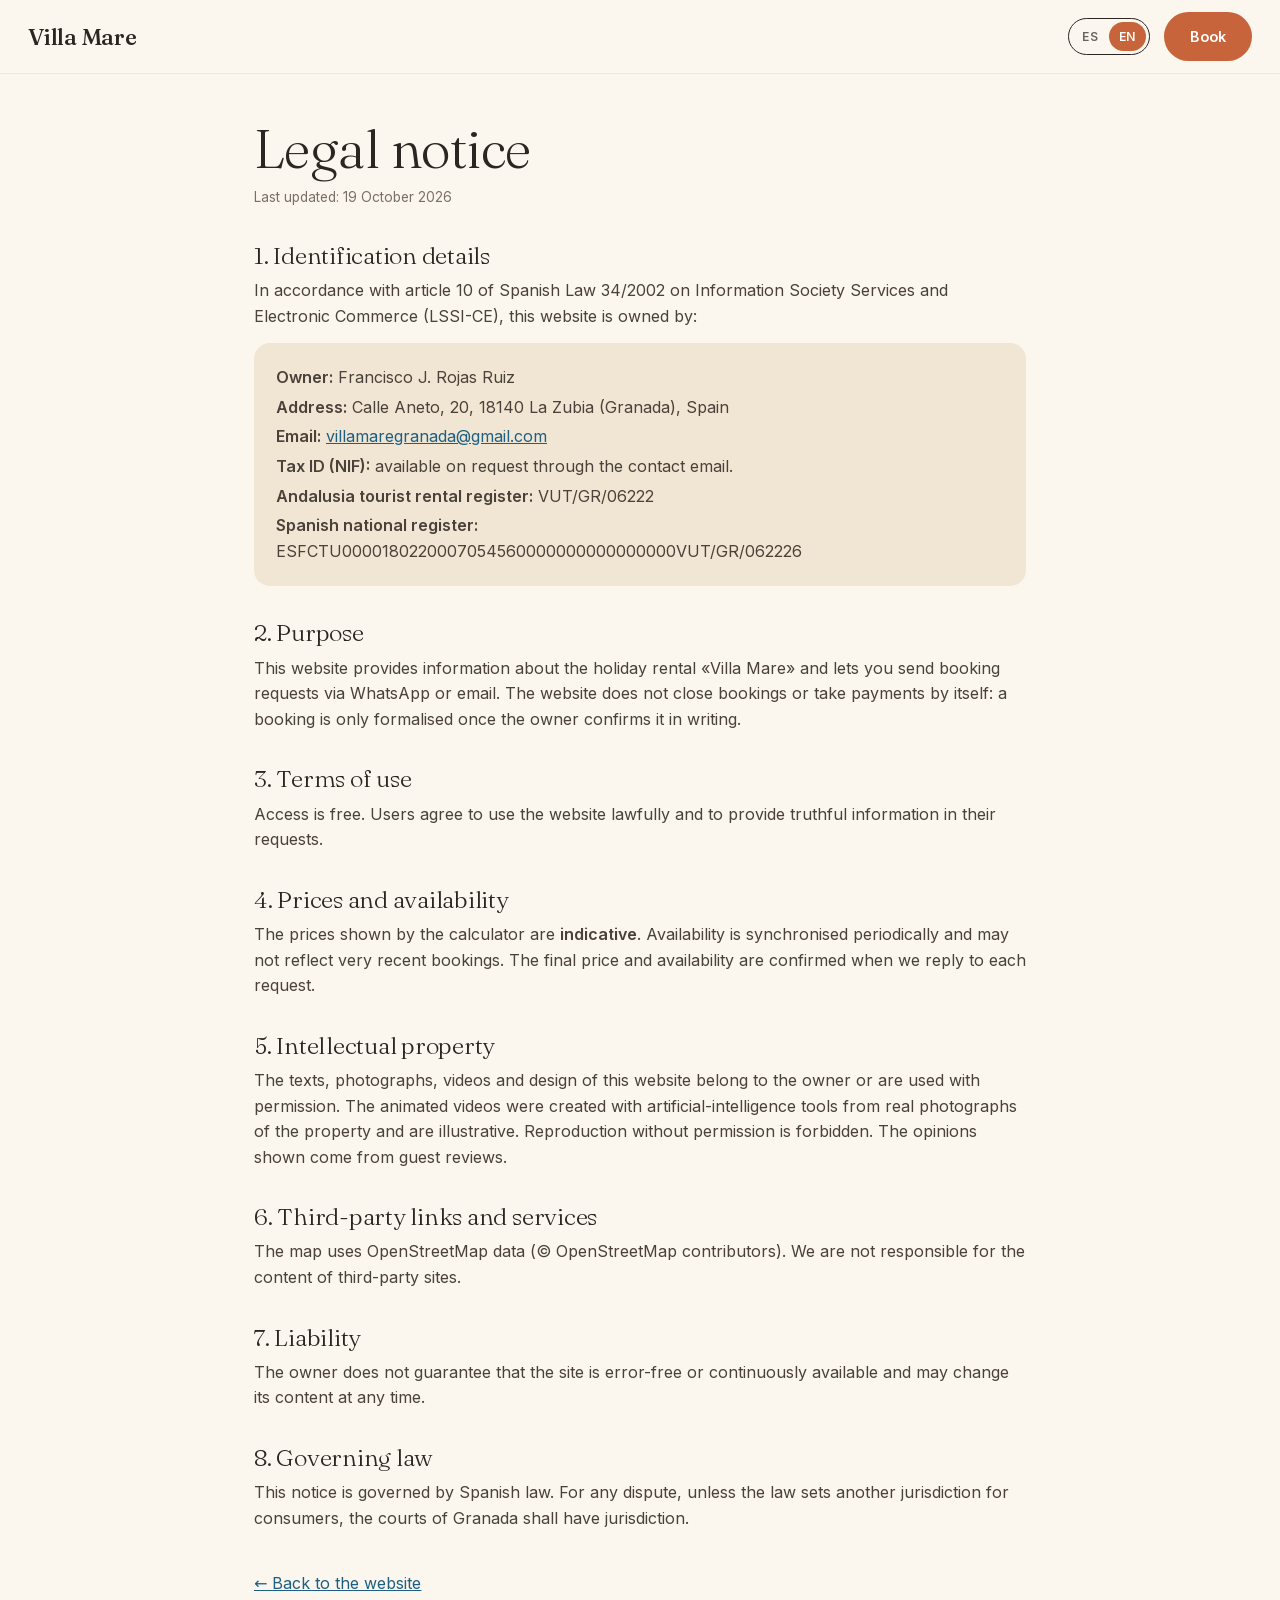
<file: site/aviso-legal.html>
<!doctype html>
<html lang="es">
<head>
<meta charset="utf-8">
<meta name="viewport" content="width=device-width,initial-scale=1">
<title>Aviso legal / Legal notice · Villa Mare</title>
<meta name="robots" content="noindex, nofollow"> <!-- QUITAR al lanzar la web al público -->
<link rel="stylesheet" href="css/fonts.css">
<link rel="stylesheet" href="css/style.css?v=1792429185">
<style>
.lg{max-width:820px;margin:0 auto;padding:120px 24px 80px}
.lg h1{font-size:clamp(2.2rem,5vw,3.4rem);margin-bottom:10px}
.lg h2{font-size:1.5rem;margin:34px 0 10px}
.lg p,.lg li{color:#4a413a;margin-bottom:10px}
.lg ul{padding-left:22px}
.lg .upd{color:var(--muted);font-size:.85rem;margin-bottom:26px}
.lg .box{background:var(--sand);border-radius:16px;padding:18px 22px;margin:14px 0}
.lg .box p{margin:4px 0}
.lg a{color:var(--sea-d);text-decoration:underline}
.l-en{display:none}html[lang=en] .l-en{display:block}html[lang=en] .l-es{display:none}
</style>
</head>
<body>
<nav class="solid" id="nav"><a class="logo" href="./">Villa Mare</a><div class="navr"><button class="lang" data-lang-btn aria-label="Idioma / Language"><b data-l="es">ES</b><b data-l="en">EN</b></button><a class="btn" href="./#reservar"><span class="l-es" style="display:inline">Reservar</span><span class="l-en" style="display:none">Book</span></a></div></nav>
<main class="lg">

<div class="l-es">
<h1>Aviso legal</h1><p class="upd">Última actualización: 19 de octubre de 2026</p>
<h2>1. Datos identificativos</h2>
<p>En cumplimiento del artículo 10 de la Ley 34/2002, de Servicios de la Sociedad de la Información y de Comercio Electrónico (LSSI-CE), se informa de que este sitio web es titularidad de:</p>
<div class="box"><p><b>Titular:</b> Francisco J. Rojas Ruiz</p><p><b>Domicilio:</b> Calle Aneto, 20, 18140 La Zubia (Granada), España</p><p><b>Correo electrónico:</b> <a data-email href="#"></a></p><p><b>NIF:</b> disponible previa solicitud a través del correo electrónico de contacto.</p><p><b>Registro de viviendas de uso turístico de Andalucía:</b> VUT/GR/06222</p><p><b>Registro nacional:</b> ESFCTU0000180220007054560000000000000000VUT/GR/062226</p></div>
<h2>2. Objeto</h2>
<p>Este sitio web ofrece información sobre la vivienda de uso turístico «Villa Mare» y permite enviar solicitudes de reserva por WhatsApp o correo electrónico. La web no cierra reservas ni cobra pagos por sí misma: una reserva solo queda formalizada cuando el titular la confirma por escrito.</p>
<h2>3. Condiciones de uso</h2>
<p>El acceso es gratuito. El usuario se compromete a hacer un uso lícito de la web y a facilitar datos veraces en sus solicitudes.</p>
<h2>4. Precios y disponibilidad</h2>
<p>Los precios que muestra el calculador son <b>orientativos</b>. La disponibilidad se sincroniza de forma periódica y puede no reflejar reservas recientes. El importe final y la disponibilidad se confirman al responder a cada solicitud.</p>
<h2>5. Propiedad intelectual</h2>
<p>Los textos, fotografías, vídeos y el diseño de esta web pertenecen al titular o se usan con autorización. Los vídeos animados han sido creados con herramientas de inteligencia artificial a partir de fotografías reales de la vivienda y tienen carácter ilustrativo. Queda prohibida su reproducción sin permiso. Las opiniones mostradas proceden de reseñas de huéspedes.</p>
<h2>6. Enlaces y servicios de terceros</h2>
<p>El mapa se muestra con datos de OpenStreetMap (© colaboradores de OpenStreetMap). No nos hacemos responsables del contenido de sitios de terceros.</p>
<h2>7. Responsabilidad</h2>
<p>El titular no garantiza la ausencia de errores ni la disponibilidad continua del sitio y podrá modificar su contenido en cualquier momento.</p>
<h2>8. Legislación aplicable</h2>
<p>Este aviso se rige por la legislación española. Para cualquier controversia, y salvo que la ley establezca otro fuero para los consumidores, serán competentes los juzgados y tribunales de Granada.</p>
</div>
<div class="l-en">
<h1>Legal notice</h1><p class="upd">Last updated: 19 October 2026</p>
<h2>1. Identification details</h2>
<p>In accordance with article 10 of Spanish Law 34/2002 on Information Society Services and Electronic Commerce (LSSI-CE), this website is owned by:</p>
<div class="box"><p><b>Owner:</b> Francisco J. Rojas Ruiz</p><p><b>Address:</b> Calle Aneto, 20, 18140 La Zubia (Granada), Spain</p><p><b>Email:</b> <a data-email href="#"></a></p><p><b>Tax ID (NIF):</b> available on request through the contact email.</p><p><b>Andalusia tourist rental register:</b> VUT/GR/06222</p><p><b>Spanish national register:</b> ESFCTU0000180220007054560000000000000000VUT/GR/062226</p></div>
<h2>2. Purpose</h2>
<p>This website provides information about the holiday rental «Villa Mare» and lets you send booking requests via WhatsApp or email. The website does not close bookings or take payments by itself: a booking is only formalised once the owner confirms it in writing.</p>
<h2>3. Terms of use</h2>
<p>Access is free. Users agree to use the website lawfully and to provide truthful information in their requests.</p>
<h2>4. Prices and availability</h2>
<p>The prices shown by the calculator are <b>indicative</b>. Availability is synchronised periodically and may not reflect very recent bookings. The final price and availability are confirmed when we reply to each request.</p>
<h2>5. Intellectual property</h2>
<p>The texts, photographs, videos and design of this website belong to the owner or are used with permission. The animated videos were created with artificial-intelligence tools from real photographs of the property and are illustrative. Reproduction without permission is forbidden. The opinions shown come from guest reviews.</p>
<h2>6. Third-party links and services</h2>
<p>The map uses OpenStreetMap data (© OpenStreetMap contributors). We are not responsible for the content of third-party sites.</p>
<h2>7. Liability</h2>
<p>The owner does not guarantee that the site is error-free or continuously available and may change its content at any time.</p>
<h2>8. Governing law</h2>
<p>This notice is governed by Spanish law. For any dispute, unless the law sets another jurisdiction for consumers, the courts of Granada shall have jurisdiction.</p>
</div>

<p style="margin-top:40px"><a href="./"><span class="l-es" style="display:inline">← Volver a la web</span><span class="l-en" style="display:none">← Back to the website</span></a></p>
</main>
<script src="js/config.js?v=1792598165"></script>
<script>
(function(){
  var q=new URLSearchParams(location.search).get('lang'),l=null;
  try{l=q||localStorage.getItem('lang')}catch(e){}
  if(!l)l=(navigator.language||'es').toLowerCase().indexOf('es')===0?'es':'en';
  function set(x){document.documentElement.lang=x;try{localStorage.setItem('lang',x)}catch(e){}
    document.querySelectorAll('span.l-en').forEach(function(e){e.style.display=x==='en'?'inline':'none'});
    document.querySelectorAll('span.l-es').forEach(function(e){e.style.display=x==='es'?'inline':'none'})}
  set(l==='en'?'en':'es');
  document.querySelectorAll('[data-lang-btn]').forEach(function(b){b.addEventListener('click',function(){set(document.documentElement.lang==='en'?'es':'en')})});
  var m=(window.VILLA&&VILLA.contact&&VILLA.contact.email)||'';
  document.querySelectorAll('[data-email]').forEach(function(e){e.textContent=m;e.href='mailto:'+m});
})();
</script>
</body>
</html>
</file>
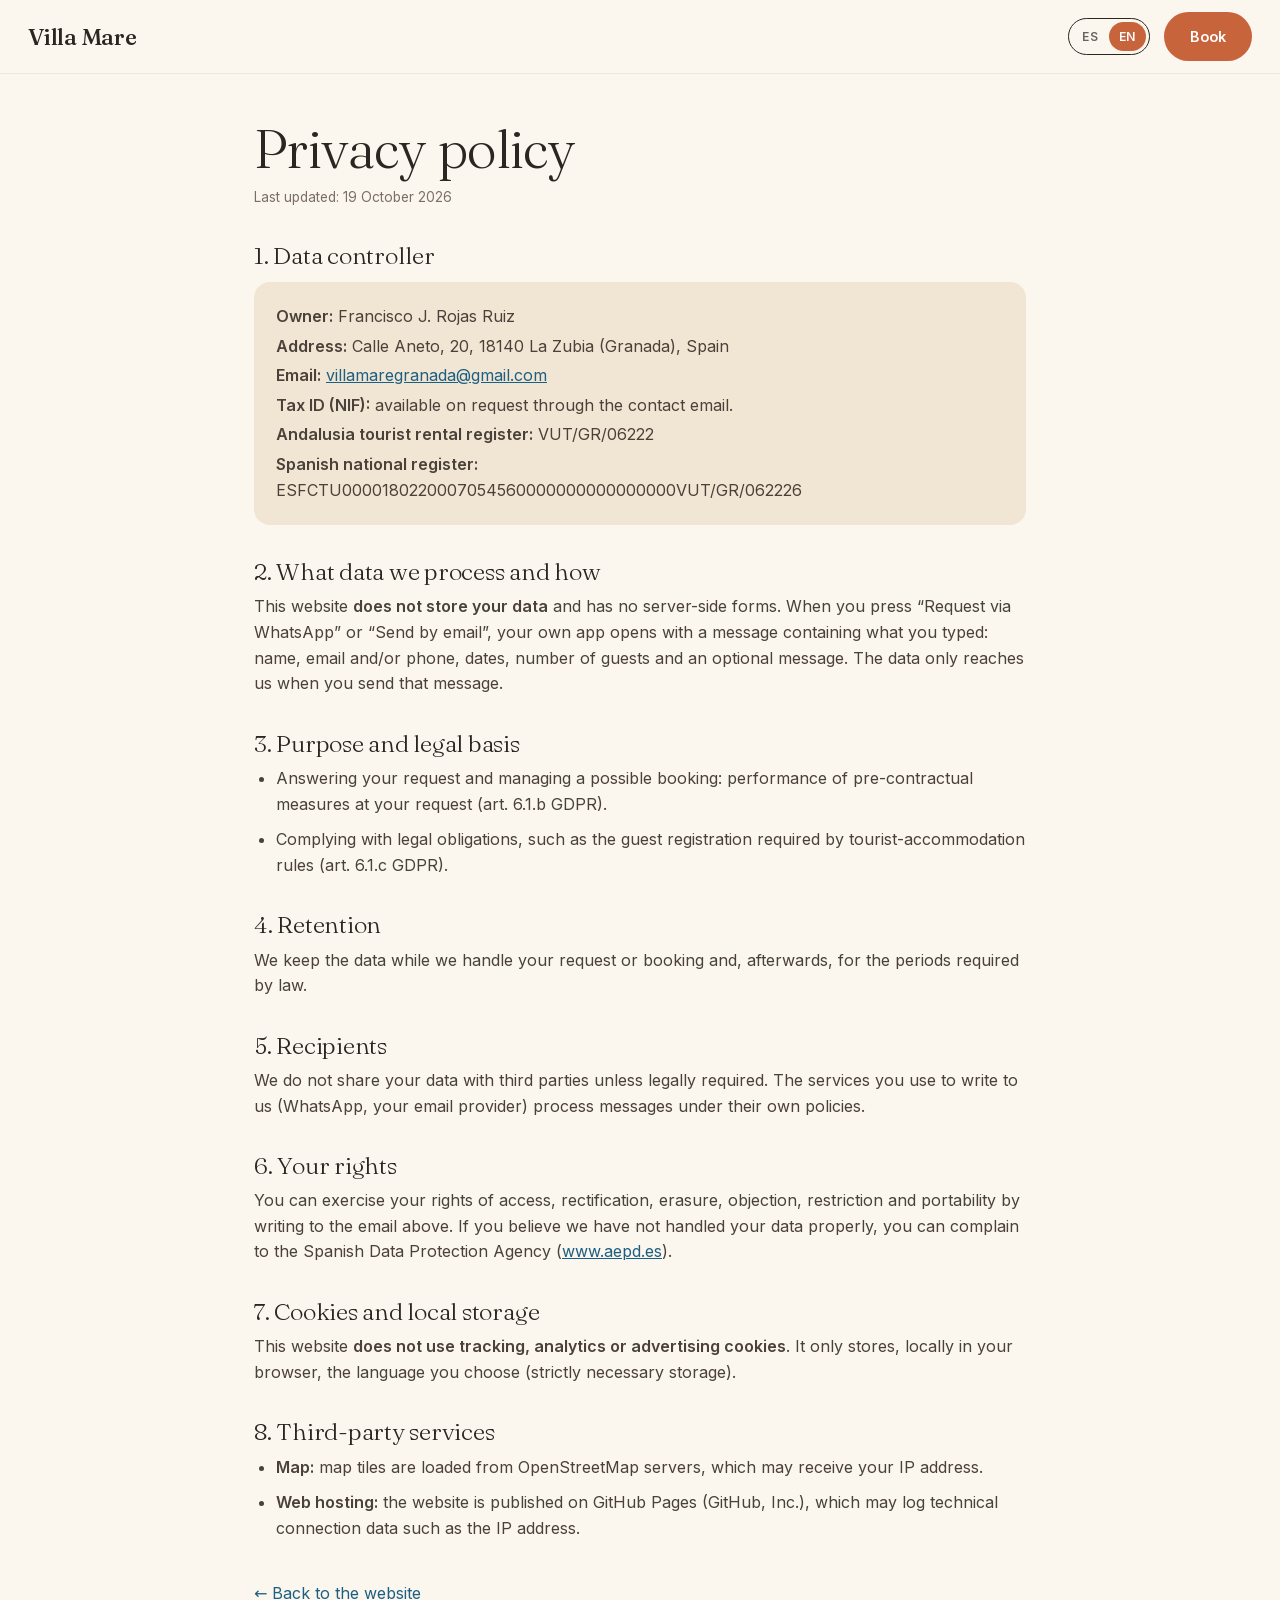
<file: site/privacidad.html>
<!doctype html>
<html lang="es">
<head>
<meta charset="utf-8">
<meta name="viewport" content="width=device-width,initial-scale=1">
<title>Política de privacidad / Privacy policy · Villa Mare</title>
<meta name="robots" content="noindex, nofollow"> <!-- QUITAR al lanzar la web al público -->
<link rel="stylesheet" href="css/fonts.css">
<link rel="stylesheet" href="css/style.css?v=1792429185">
<style>
.lg{max-width:820px;margin:0 auto;padding:120px 24px 80px}
.lg h1{font-size:clamp(2.2rem,5vw,3.4rem);margin-bottom:10px}
.lg h2{font-size:1.5rem;margin:34px 0 10px}
.lg p,.lg li{color:#4a413a;margin-bottom:10px}
.lg ul{padding-left:22px}
.lg .upd{color:var(--muted);font-size:.85rem;margin-bottom:26px}
.lg .box{background:var(--sand);border-radius:16px;padding:18px 22px;margin:14px 0}
.lg .box p{margin:4px 0}
.lg a{color:var(--sea-d);text-decoration:underline}
.l-en{display:none}html[lang=en] .l-en{display:block}html[lang=en] .l-es{display:none}
</style>
</head>
<body>
<nav class="solid" id="nav"><a class="logo" href="./">Villa Mare</a><div class="navr"><button class="lang" data-lang-btn aria-label="Idioma / Language"><b data-l="es">ES</b><b data-l="en">EN</b></button><a class="btn" href="./#reservar"><span class="l-es" style="display:inline">Reservar</span><span class="l-en" style="display:none">Book</span></a></div></nav>
<main class="lg">

<div class="l-es">
<h1>Política de privacidad</h1><p class="upd">Última actualización: 19 de octubre de 2026</p>
<h2>1. Responsable del tratamiento</h2>
<div class="box"><p><b>Titular:</b> Francisco J. Rojas Ruiz</p><p><b>Domicilio:</b> Calle Aneto, 20, 18140 La Zubia (Granada), España</p><p><b>Correo electrónico:</b> <a data-email href="#"></a></p><p><b>NIF:</b> disponible previa solicitud a través del correo electrónico de contacto.</p><p><b>Registro de viviendas de uso turístico de Andalucía:</b> VUT/GR/06222</p><p><b>Registro nacional:</b> ESFCTU0000180220007054560000000000000000VUT/GR/062226</p></div>
<h2>2. Qué datos tratamos y cómo</h2>
<p>Esta web <b>no almacena tus datos</b> ni usa formularios con servidor. Cuando pulsas «Solicitar por WhatsApp» o «Enviar por email», se abre tu aplicación con un mensaje con los datos que has escrito: nombre, email y/o teléfono, fechas, número de huéspedes y mensaje opcional. Los datos solo llegan a nosotros cuando tú envías ese mensaje.</p>
<h2>3. Finalidad y base jurídica</h2>
<ul><li>Responder a tu solicitud y gestionar la posible reserva: ejecución de medidas precontractuales a petición tuya (art. 6.1.b RGPD).</li>
<li>Cumplir obligaciones legales, como el registro de viajeros exigido por la normativa de alojamientos turísticos (art. 6.1.c RGPD).</li></ul>
<h2>4. Conservación</h2>
<p>Conservaremos los datos mientras gestionemos tu solicitud o reserva y, después, durante los plazos exigidos por la ley.</p>
<h2>5. Destinatarios</h2>
<p>No cedemos tus datos a terceros salvo obligación legal. Los servicios que uses para escribirnos (WhatsApp, tu proveedor de correo) tratan los mensajes según sus propias políticas.</p>
<h2>6. Tus derechos</h2>
<p>Puedes ejercer tus derechos de acceso, rectificación, supresión, oposición, limitación y portabilidad escribiendo al correo indicado arriba. Si consideras que no hemos tratado tus datos correctamente, puedes reclamar ante la Agencia Española de Protección de Datos (<a href="https://www.aepd.es" target="_blank" rel="noopener">www.aepd.es</a>).</p>
<h2>7. Cookies y almacenamiento local</h2>
<p>Esta web <b>no usa cookies de seguimiento, análisis ni publicidad</b>. Solo guarda en tu navegador, de forma local, el idioma que elijas (almacenamiento técnico necesario).</p>
<h2>8. Servicios de terceros</h2>
<ul><li><b>Mapa:</b> las teselas se cargan desde los servidores de OpenStreetMap, que pueden recibir tu dirección IP.</li>
<li><b>Alojamiento web:</b> la web se publica en GitHub Pages (GitHub, Inc.), que puede registrar datos técnicos de conexión como la dirección IP.</li></ul>
</div>
<div class="l-en">
<h1>Privacy policy</h1><p class="upd">Last updated: 19 October 2026</p>
<h2>1. Data controller</h2>
<div class="box"><p><b>Owner:</b> Francisco J. Rojas Ruiz</p><p><b>Address:</b> Calle Aneto, 20, 18140 La Zubia (Granada), Spain</p><p><b>Email:</b> <a data-email href="#"></a></p><p><b>Tax ID (NIF):</b> available on request through the contact email.</p><p><b>Andalusia tourist rental register:</b> VUT/GR/06222</p><p><b>Spanish national register:</b> ESFCTU0000180220007054560000000000000000VUT/GR/062226</p></div>
<h2>2. What data we process and how</h2>
<p>This website <b>does not store your data</b> and has no server-side forms. When you press “Request via WhatsApp” or “Send by email”, your own app opens with a message containing what you typed: name, email and/or phone, dates, number of guests and an optional message. The data only reaches us when you send that message.</p>
<h2>3. Purpose and legal basis</h2>
<ul><li>Answering your request and managing a possible booking: performance of pre-contractual measures at your request (art. 6.1.b GDPR).</li>
<li>Complying with legal obligations, such as the guest registration required by tourist-accommodation rules (art. 6.1.c GDPR).</li></ul>
<h2>4. Retention</h2>
<p>We keep the data while we handle your request or booking and, afterwards, for the periods required by law.</p>
<h2>5. Recipients</h2>
<p>We do not share your data with third parties unless legally required. The services you use to write to us (WhatsApp, your email provider) process messages under their own policies.</p>
<h2>6. Your rights</h2>
<p>You can exercise your rights of access, rectification, erasure, objection, restriction and portability by writing to the email above. If you believe we have not handled your data properly, you can complain to the Spanish Data Protection Agency (<a href="https://www.aepd.es" target="_blank" rel="noopener">www.aepd.es</a>).</p>
<h2>7. Cookies and local storage</h2>
<p>This website <b>does not use tracking, analytics or advertising cookies</b>. It only stores, locally in your browser, the language you choose (strictly necessary storage).</p>
<h2>8. Third-party services</h2>
<ul><li><b>Map:</b> map tiles are loaded from OpenStreetMap servers, which may receive your IP address.</li>
<li><b>Web hosting:</b> the website is published on GitHub Pages (GitHub, Inc.), which may log technical connection data such as the IP address.</li></ul>
</div>

<p style="margin-top:40px"><a href="./"><span class="l-es" style="display:inline">← Volver a la web</span><span class="l-en" style="display:none">← Back to the website</span></a></p>
</main>
<script src="js/config.js?v=1792598165"></script>
<script>
(function(){
  var q=new URLSearchParams(location.search).get('lang'),l=null;
  try{l=q||localStorage.getItem('lang')}catch(e){}
  if(!l)l=(navigator.language||'es').toLowerCase().indexOf('es')===0?'es':'en';
  function set(x){document.documentElement.lang=x;try{localStorage.setItem('lang',x)}catch(e){}
    document.querySelectorAll('span.l-en').forEach(function(e){e.style.display=x==='en'?'inline':'none'});
    document.querySelectorAll('span.l-es').forEach(function(e){e.style.display=x==='es'?'inline':'none'})}
  set(l==='en'?'en':'es');
  document.querySelectorAll('[data-lang-btn]').forEach(function(b){b.addEventListener('click',function(){set(document.documentElement.lang==='en'?'es':'en')})});
  var m=(window.VILLA&&VILLA.contact&&VILLA.contact.email)||'';
  document.querySelectorAll('[data-email]').forEach(function(e){e.textContent=m;e.href='mailto:'+m});
})();
</script>
</body>
</html>
</file>
<file: site/css/fonts.css>
@font-face {
  font-family: 'Fraunces';
  font-style: italic;
  font-weight: 300;
  font-display: swap;
  src: url(../fonts/fraunces-italic-300-latin-ext.woff2) format('woff2');
  unicode-range: U+0100-02BA, U+02BD-02C5, U+02C7-02CC, U+02CE-02D7, U+02DD-02FF, U+0304, U+0308, U+0329, U+1D00-1DBF, U+1E00-1E9F, U+1EF2-1EFF, U+2020, U+20A0-20AB, U+20AD-20C4, U+2113, U+2C60-2C7F, U+A720-A7FF;
}
@font-face {
  font-family: 'Fraunces';
  font-style: italic;
  font-weight: 300;
  font-display: swap;
  src: url(../fonts/fraunces-italic-300-latin.woff2) format('woff2');
  unicode-range: U+0000-00FF, U+0131, U+0152-0153, U+02BB-02BC, U+02C6, U+02DA, U+02DC, U+0304, U+0308, U+0329, U+2000-206F, U+20AC, U+2122, U+2191, U+2193, U+2212, U+2215, U+FEFF, U+FFFD;
}
@font-face {
  font-family: 'Fraunces';
  font-style: normal;
  font-weight: 300;
  font-display: swap;
  src: url(../fonts/fraunces-normal-300-latin-ext.woff2) format('woff2');
  unicode-range: U+0100-02BA, U+02BD-02C5, U+02C7-02CC, U+02CE-02D7, U+02DD-02FF, U+0304, U+0308, U+0329, U+1D00-1DBF, U+1E00-1E9F, U+1EF2-1EFF, U+2020, U+20A0-20AB, U+20AD-20C4, U+2113, U+2C60-2C7F, U+A720-A7FF;
}
@font-face {
  font-family: 'Fraunces';
  font-style: normal;
  font-weight: 300;
  font-display: swap;
  src: url(../fonts/fraunces-normal-300-latin.woff2) format('woff2');
  unicode-range: U+0000-00FF, U+0131, U+0152-0153, U+02BB-02BC, U+02C6, U+02DA, U+02DC, U+0304, U+0308, U+0329, U+2000-206F, U+20AC, U+2122, U+2191, U+2193, U+2212, U+2215, U+FEFF, U+FFFD;
}
@font-face {
  font-family: 'Fraunces';
  font-style: normal;
  font-weight: 500;
  font-display: swap;
  src: url(../fonts/fraunces-normal-300-latin-ext.woff2) format('woff2');
  unicode-range: U+0100-02BA, U+02BD-02C5, U+02C7-02CC, U+02CE-02D7, U+02DD-02FF, U+0304, U+0308, U+0329, U+1D00-1DBF, U+1E00-1E9F, U+1EF2-1EFF, U+2020, U+20A0-20AB, U+20AD-20C4, U+2113, U+2C60-2C7F, U+A720-A7FF;
}
@font-face {
  font-family: 'Fraunces';
  font-style: normal;
  font-weight: 500;
  font-display: swap;
  src: url(../fonts/fraunces-normal-300-latin.woff2) format('woff2');
  unicode-range: U+0000-00FF, U+0131, U+0152-0153, U+02BB-02BC, U+02C6, U+02DA, U+02DC, U+0304, U+0308, U+0329, U+2000-206F, U+20AC, U+2122, U+2191, U+2193, U+2212, U+2215, U+FEFF, U+FFFD;
}
@font-face {
  font-family: 'Inter';
  font-style: normal;
  font-weight: 400;
  font-display: swap;
  src: url(../fonts/inter-normal-400-latin-ext.woff2) format('woff2');
  unicode-range: U+0100-02BA, U+02BD-02C5, U+02C7-02CC, U+02CE-02D7, U+02DD-02FF, U+0304, U+0308, U+0329, U+1D00-1DBF, U+1E00-1E9F, U+1EF2-1EFF, U+2020, U+20A0-20AB, U+20AD-20C4, U+2113, U+2C60-2C7F, U+A720-A7FF;
}
@font-face {
  font-family: 'Inter';
  font-style: normal;
  font-weight: 400;
  font-display: swap;
  src: url(../fonts/inter-normal-400-latin.woff2) format('woff2');
  unicode-range: U+0000-00FF, U+0131, U+0152-0153, U+02BB-02BC, U+02C6, U+02DA, U+02DC, U+0304, U+0308, U+0329, U+2000-206F, U+20AC, U+2122, U+2191, U+2193, U+2212, U+2215, U+FEFF, U+FFFD;
}
@font-face {
  font-family: 'Inter';
  font-style: normal;
  font-weight: 500;
  font-display: swap;
  src: url(../fonts/inter-normal-400-latin-ext.woff2) format('woff2');
  unicode-range: U+0100-02BA, U+02BD-02C5, U+02C7-02CC, U+02CE-02D7, U+02DD-02FF, U+0304, U+0308, U+0329, U+1D00-1DBF, U+1E00-1E9F, U+1EF2-1EFF, U+2020, U+20A0-20AB, U+20AD-20C4, U+2113, U+2C60-2C7F, U+A720-A7FF;
}
@font-face {
  font-family: 'Inter';
  font-style: normal;
  font-weight: 500;
  font-display: swap;
  src: url(../fonts/inter-normal-400-latin.woff2) format('woff2');
  unicode-range: U+0000-00FF, U+0131, U+0152-0153, U+02BB-02BC, U+02C6, U+02DA, U+02DC, U+0304, U+0308, U+0329, U+2000-206F, U+20AC, U+2122, U+2191, U+2193, U+2212, U+2215, U+FEFF, U+FFFD;
}
@font-face {
  font-family: 'Inter';
  font-style: normal;
  font-weight: 600;
  font-display: swap;
  src: url(../fonts/inter-normal-400-latin-ext.woff2) format('woff2');
  unicode-range: U+0100-02BA, U+02BD-02C5, U+02C7-02CC, U+02CE-02D7, U+02DD-02FF, U+0304, U+0308, U+0329, U+1D00-1DBF, U+1E00-1E9F, U+1EF2-1EFF, U+2020, U+20A0-20AB, U+20AD-20C4, U+2113, U+2C60-2C7F, U+A720-A7FF;
}
@font-face {
  font-family: 'Inter';
  font-style: normal;
  font-weight: 600;
  font-display: swap;
  src: url(../fonts/inter-normal-400-latin.woff2) format('woff2');
  unicode-range: U+0000-00FF, U+0131, U+0152-0153, U+02BB-02BC, U+02C6, U+02DA, U+02DC, U+0304, U+0308, U+0329, U+2000-206F, U+20AC, U+2122, U+2191, U+2193, U+2212, U+2215, U+FEFF, U+FFFD;
}
</file>
<file: site/css/style.css>
:root{
  --cream:#fbf6ee; --sand:#f1e6d3; --sand2:#e8d9c0; --terra:#c8643b; --terra-d:#a94f2b; --sea:#2a7da6; --sea-d:#1d5f82; --olive:#6b7a4a; --ink:#2b2622; --muted:#7a6f64; --white:#fff;
  --serif:'Fraunces',Georgia,serif; --sans:'Inter',system-ui,sans-serif;
  --r:22px; --shadow:0 18px 50px rgba(120,80,40,.12);
}
*{box-sizing:border-box;margin:0;padding:0}
html{scroll-behavior:smooth;scroll-padding-top:70px}
body{background:var(--cream);color:var(--ink);font-family:var(--sans);line-height:1.6;overflow-x:hidden;-webkit-font-smoothing:antialiased}
img,video{display:block;width:100%;height:100%;object-fit:cover}
a{color:inherit;text-decoration:none}
button{font:inherit;color:inherit;background:none;border:0;cursor:pointer}
h1,h2,h3{font-family:var(--serif);font-weight:300;line-height:1.05;letter-spacing:-.01em}
h2{font-size:clamp(2.2rem,5vw,4rem)}
h3{font-size:1.5rem}
em{font-style:italic;color:var(--terra)}
.wrap{max-width:1200px;margin:0 auto;padding:0 24px}
.eyebrow{font-size:.75rem;letter-spacing:.22em;text-transform:uppercase;color:var(--terra);font-weight:600;margin-bottom:16px}
.lead{color:var(--muted);max-width:52ch;font-size:1.05rem}
section{position:relative}
.sec{padding:110px 0}
.sec-head{margin-bottom:50px}
.sec-head .lead{margin-top:18px}
:focus-visible{outline:3px solid var(--sea);outline-offset:3px;border-radius:6px}
.sr{position:absolute;width:1px;height:1px;overflow:hidden;clip:rect(0 0 0 0)}

/* progress + nav */
#bar{position:fixed;top:0;left:0;height:3px;width:100%;background:var(--terra);transform:scaleX(0);transform-origin:0 50%;z-index:90}
nav{position:fixed;inset:0 0 auto 0;z-index:80;display:flex;justify-content:space-between;align-items:center;padding:18px 28px;transition:background .4s,color .4s,padding .4s,box-shadow .4s;color:#fff}
nav.solid{background:rgba(251,246,238,.92);backdrop-filter:blur(12px);color:var(--ink);padding:12px 28px;box-shadow:0 1px 0 rgba(0,0,0,.06)}
nav .logo{font-family:var(--serif);font-size:1.45rem;letter-spacing:-.01em}
nav ul{display:flex;gap:26px;list-style:none;font-size:.9rem}
nav ul a{opacity:.9;position:relative}
nav ul a::after{content:"";position:absolute;left:0;bottom:-4px;height:1.5px;width:100%;background:currentColor;transform:scaleX(0);transform-origin:left;transition:transform .3s}
nav ul a:hover::after,nav ul a.on::after{transform:scaleX(1)}
.navr{display:flex;align-items:center;gap:14px}
.burger{display:none;width:42px;height:42px;border-radius:50%;border:1.5px solid currentColor;align-items:center;justify-content:center;flex-direction:column;gap:5px}
.burger i{display:block;width:16px;height:1.5px;background:currentColor;transition:transform .3s}
.btn{display:inline-block;padding:13px 26px;border-radius:99px;background:var(--terra);color:#fff;font-weight:600;font-size:.9rem;transition:transform .25s,background .25s,box-shadow .25s;white-space:nowrap}
.btn:hover{transform:translateY(-2px);background:var(--terra-d);box-shadow:0 10px 24px rgba(200,100,59,.35)}
.btn.ghost{background:transparent;border:1.5px solid currentColor;color:inherit}
.btn.ghost:hover{background:rgba(255,255,255,.14);box-shadow:none}
.btn.sea{background:var(--sea)}.btn.sea:hover{background:var(--sea-d)}
.menu{position:fixed;inset:0;background:var(--cream);z-index:75;display:flex;flex-direction:column;justify-content:center;gap:18px;padding:0 10vw;opacity:0;pointer-events:none;transition:opacity .35s}
.menu.open{opacity:1;pointer-events:auto}
.menu a{font-family:var(--serif);font-size:2rem;font-weight:300}
body.menu-open nav{color:var(--ink);background:transparent;box-shadow:none}
@media(max-width:900px){nav ul{display:none}.burger{display:flex}}

/* media slot */
.slot{position:relative;overflow:hidden;background:var(--sand)}
.slot>img,.slot>video{position:absolute;inset:0}
.slot>video{opacity:0;transition:opacity .8s}
.slot>video.on{opacity:1}

/* hero */
.hero{height:100svh;min-height:640px;color:#fff;overflow:hidden}
.hero .slot{position:absolute;inset:0;will-change:transform}
.hero::after{content:"";position:absolute;inset:0;background:linear-gradient(90deg,rgba(20,10,0,.5),rgba(20,10,0,.12) 62%,transparent),linear-gradient(180deg,rgba(20,10,0,.38),rgba(0,0,0,0) 38%,rgba(20,10,0,.66))}
.hero .txt{position:absolute;z-index:2;left:0;right:0;bottom:10vh}
.hero h1{font-size:clamp(3rem,9vw,8rem);max-width:11ch;text-shadow:0 2px 30px rgba(0,0,0,.35)}
.hero h1 .w{display:inline-block;overflow:hidden;vertical-align:top;padding-bottom:.08em}
.hero h1 .w>span{display:inline-block}
.hero p.sub{max-width:480px;margin:22px 0 30px;font-size:1.1rem;opacity:.94}
.hero .cta{display:flex;gap:14px;flex-wrap:wrap}
.badge{position:absolute;z-index:2;right:28px;bottom:10vh;background:rgba(255,255,255,.14);backdrop-filter:blur(14px);border:1px solid rgba(255,255,255,.35);border-radius:20px;padding:16px 22px;text-align:center;line-height:1.2}
.badge b{display:block;font-family:var(--serif);font-weight:300;font-size:2.6rem}
.badge small{font-size:.75rem;letter-spacing:.08em;text-transform:uppercase;opacity:.9}
@media(max-width:760px){.badge{display:none}}

/* intro */
.intro{padding:130px 0 90px}
.intro .big{font-family:var(--serif);font-weight:300;font-size:clamp(1.8rem,4vw,3.2rem);line-height:1.2;max-width:24ch}
.intro .big span{opacity:.18}
.facts{display:grid;grid-template-columns:repeat(auto-fit,minmax(140px,1fr));gap:30px;margin-top:80px;border-top:1px solid var(--sand2);padding-top:40px}
.fact b{display:block;font-family:var(--serif);font-weight:300;font-size:3.4rem;color:var(--sea);line-height:1}
.fact small{color:var(--muted);font-size:.85rem}

/* tour */
.tour{height:100vh;background:#000;color:#fff;overflow:hidden}
.tour .layer{position:absolute;inset:0;opacity:0}
.tour .layer:first-of-type{opacity:1}
.tour .layer .slot{position:absolute;inset:0}
.tour .layer::after{content:"";position:absolute;inset:0;background:linear-gradient(180deg,rgba(0,0,0,.1),rgba(0,0,0,.6))}
.tour .cap{position:absolute;z-index:3;left:6vw;bottom:12vh;max-width:520px}
.tour .cap h3{font-size:clamp(2.4rem,5vw,4.2rem)}
.tour .cap p{margin-top:12px;opacity:.92}
.tour .prog{position:absolute;z-index:3;right:5vw;top:50%;transform:translateY(-50%);display:flex;flex-direction:column;gap:12px}
.tour .prog i{display:block;width:6px;height:34px;border-radius:3px;background:rgba(255,255,255,.3);transition:background .3s}
.tour .prog i.on{background:#fff}
.tour .label{position:absolute;z-index:3;top:100px;left:6vw;color:#ffd9bf}

/* rows */
.row{display:grid;grid-template-columns:1fr 1fr;gap:70px;align-items:center}
.row.rev .media{order:2}
.row .media{height:min(72vh,640px);border-radius:260px 260px 24px 24px;overflow:hidden;box-shadow:var(--shadow)}
.row.rev .media{border-radius:24px 24px 260px 260px}
.row h2{margin-bottom:22px}
.row p{color:var(--muted);max-width:46ch;margin-bottom:14px}
.ticks{list-style:none;margin-top:18px}
.ticks li{padding:9px 0;border-bottom:1px solid var(--sand2);font-size:.95rem}
.ticks li::before{content:"✦";color:var(--terra);margin-right:12px;font-size:.7rem}
.pool-note{margin-top:22px;display:inline-flex;gap:10px;align-items:center;background:#e4f1f8;color:var(--sea-d);padding:10px 18px;border-radius:99px;font-size:.88rem;font-weight:500}
@media(max-width:860px){.row{grid-template-columns:1fr;gap:34px}.row.rev .media{order:0}.sec{padding:80px 0}}

/* spaces */
.spaces{background:var(--sand)}
.sp-grid{display:grid;grid-template-columns:340px 1fr;gap:50px;align-items:start}
.sp-list{display:flex;flex-direction:column;gap:6px}
.sp-list button{text-align:left;padding:16px 22px;border-radius:16px;transition:background .3s,transform .3s;display:flex;flex-direction:column;align-items:flex-start;gap:2px;font-family:var(--serif);font-size:1.5rem;font-weight:300;line-height:1.15}
.sp-list button small{font-family:var(--sans);font-size:.75rem;color:var(--muted);letter-spacing:.04em}
.sp-list button:hover{background:rgba(255,255,255,.55)}
.sp-list button.on{background:#fff;box-shadow:var(--shadow);transform:translateX(6px);color:var(--terra)}
.sp-view{position:relative;border-radius:var(--r);overflow:hidden;height:min(66vh,560px);box-shadow:var(--shadow);background:#000}
.sp-view .ph{position:absolute;inset:0;opacity:0;transition:opacity .7s;clip-path:inset(0 0 0 0)}
.sp-view .ph.on{opacity:1}
.sp-view .ph img{transform:scale(1.06);transition:transform 6s}
.sp-view .ph.on img{transform:scale(1)}
.sp-view .info{position:absolute;left:0;right:0;bottom:0;padding:90px 28px 26px;color:#fff;background:linear-gradient(0deg,rgba(0,0,0,.72),transparent)}
.sp-view .info p{max-width:52ch;opacity:.95;font-size:.98rem}
.sp-dots{position:absolute;top:18px;right:18px;display:flex;gap:6px;z-index:3}
.sp-dots i{width:22px;height:4px;border-radius:2px;background:rgba(255,255,255,.4);cursor:pointer}
.sp-dots i.on{background:#fff}
@media(max-width:960px){.sp-grid{grid-template-columns:1fr}.sp-list{flex-direction:row;overflow-x:auto;padding-bottom:8px;scrollbar-width:none}.sp-list button{white-space:nowrap;font-size:1.2rem;padding:12px 18px;flex:none}.sp-list button small{display:none}.sp-list button.on{transform:none}}

/* carousel */
.car{position:relative}
.car-track{display:flex;gap:20px;overflow-x:auto;scroll-snap-type:x mandatory;padding:6px 24px 30px;scrollbar-width:none;scroll-padding:0 24px}
.car-track::-webkit-scrollbar{display:none}
.car-track figure{flex:none;scroll-snap-align:start;width:min(78vw,440px);height:min(64vh,520px);border-radius:var(--r);overflow:hidden;position:relative;box-shadow:var(--shadow);cursor:zoom-in}
.car-track figure img{transition:transform .8s}
.car-track figure:hover img{transform:scale(1.05)}
.car-track figcaption{position:absolute;left:0;right:0;bottom:0;padding:50px 18px 14px;color:#fff;font-size:.88rem;background:linear-gradient(0deg,rgba(0,0,0,.6),transparent)}
.car-nav{display:flex;gap:10px;justify-content:flex-end;max-width:1200px;margin:0 auto 18px;padding:0 24px}
.car-nav button{width:48px;height:48px;border-radius:50%;border:1.5px solid var(--ink);display:grid;place-items:center;font-size:1.2rem;transition:background .25s,color .25s}
.car-nav button:hover{background:var(--ink);color:#fff}
.beds{display:grid;grid-template-columns:repeat(auto-fit,minmax(230px,1fr));gap:16px;margin-bottom:46px}
.bed{background:#fff;border-radius:18px;padding:22px;box-shadow:var(--shadow)}
.bed b{font-family:var(--serif);font-weight:300;font-size:1.3rem;display:block;margin-bottom:4px}
.bed span{color:var(--muted);font-size:.92rem}

/* amenities */
.amen{background:var(--sand)}
.tabs{display:flex;gap:8px;flex-wrap:wrap;margin-bottom:30px}
.tabs button{padding:11px 20px;border-radius:99px;border:1.5px solid var(--sand2);background:#fff;font-size:.9rem;font-weight:500;transition:all .25s}
.tabs button:hover{border-color:var(--terra)}
.tabs button.on{background:var(--ink);color:#fff;border-color:var(--ink)}
.chips{display:grid;grid-template-columns:repeat(auto-fill,minmax(250px,1fr));gap:12px}
.chip{background:#fff;border-radius:16px;padding:16px 18px;display:flex;gap:12px;align-items:flex-start;font-size:.95rem;animation:pop .45s both}
.chip i{font-style:normal;color:var(--terra);font-size:1.05rem;line-height:1.5}
.chip small{display:block;color:var(--muted);font-size:.8rem}
@keyframes pop{from{opacity:0;transform:translateY(12px)}to{opacity:1;transform:none}}

/* gallery */
.mason{columns:3;column-gap:14px}
.mason figure{break-inside:avoid;margin-bottom:14px;border-radius:16px;overflow:hidden;cursor:zoom-in;position:relative}
.mason img{height:auto;transition:transform .7s}
.mason figure:hover img{transform:scale(1.04)}
@media(max-width:900px){.mason{columns:2}}
@media(max-width:520px){.mason{columns:1}}
.lb{position:fixed;inset:0;background:rgba(15,10,6,.94);z-index:200;display:none;align-items:center;justify-content:center;flex-direction:column}
.lb.open{display:flex}
.lb img{max-width:92vw;max-height:80vh;width:auto;height:auto;object-fit:contain;border-radius:10px}
.lb p{color:#fff;margin-top:14px;font-size:.9rem;opacity:.85}
.lb button{position:absolute;color:#fff;font-size:2rem;width:56px;height:56px;border-radius:50%;background:rgba(255,255,255,.1)}
.lb .x{top:18px;right:18px}.lb .pv{left:18px;top:50%}.lb .nx{right:18px;top:50%}

/* score */
.score{background:var(--sea);color:#fff;text-align:center;overflow:hidden}
.score .num{font-family:var(--serif);font-weight:300;font-size:clamp(5.5rem,17vw,13rem);line-height:1}
.score .stars{letter-spacing:.35em;font-size:1.1rem;margin:6px 0 4px}
.cats{display:grid;grid-template-columns:repeat(auto-fit,minmax(125px,1fr));gap:14px;margin:46px auto 0;max-width:1000px}
.cat{background:rgba(255,255,255,.1);border:1px solid rgba(255,255,255,.28);border-radius:16px;padding:16px}
.cat b{font-family:var(--serif);font-weight:300;font-size:2rem;display:block}
.cat small{font-size:.8rem;opacity:.9}
.quotes{display:grid;grid-template-columns:repeat(auto-fit,minmax(280px,1fr));gap:20px;margin-top:60px;text-align:left}
.quote{background:#fff;color:var(--ink);border-radius:var(--r);padding:30px;box-shadow:0 20px 50px rgba(0,0,0,.15)}
.quote p{font-family:var(--serif);font-weight:300;font-size:1.25rem;line-height:1.35}
.quote small{display:block;margin-top:18px;color:var(--muted);font-size:.85rem}
.quote::before{content:"“";font-family:var(--serif);font-size:4rem;line-height:.6;color:var(--terra);display:block;margin-bottom:8px}

/* places */
.map{border-radius:var(--r);overflow:hidden;height:420px;box-shadow:var(--shadow);margin-top:50px;position:relative}
.map #map{width:100%;height:100%;filter:saturate(.9) sepia(.1);z-index:0}
.map .leaflet-container{font:inherit;background:var(--sand)}
.map span{position:absolute;z-index:1000;left:14px;bottom:26px;max-width:calc(100% - 28px);background:rgba(255,255,255,.92);border-radius:99px;padding:6px 14px;font-size:.78rem;color:var(--muted)}
.pgrid{display:grid;grid-template-columns:repeat(auto-fit,minmax(230px,1fr));gap:18px}
.pcard{background:#fff;border-radius:20px;padding:30px;box-shadow:var(--shadow);transition:transform .3s}
.pcard:hover{transform:translateY(-6px)}
.pcard b{font-family:var(--serif);font-weight:300;font-size:2.8rem;color:var(--terra);display:block;line-height:1.1}
.pcard span{color:var(--muted)}

/* info grid */
.info-grid{display:grid;grid-template-columns:repeat(auto-fit,minmax(250px,1fr));gap:18px}
.icard{background:#fff;border-radius:20px;padding:28px;box-shadow:var(--shadow)}
.icard h3{font-size:1.3rem;margin-bottom:10px}
.icard p,.icard li{color:var(--muted);font-size:.95rem}
.icard ul{list-style:none}
.icard li{padding:4px 0}
.icard li::before{content:"✓";color:var(--olive);margin-right:10px;font-weight:700}
.icard li.no::before{content:"✕";color:var(--terra)}

/* host */
.host{display:grid;grid-template-columns:auto 1fr;gap:34px;align-items:center;background:var(--sand);border-radius:var(--r);padding:40px}
.host .av{width:92px;height:92px;border-radius:50%;background:var(--terra);color:#fff;display:grid;place-items:center;font-family:var(--serif);font-size:2.6rem}
.host h3{font-size:1.8rem;margin-bottom:6px}
.host p{color:var(--muted)}
.host .tags{display:flex;gap:8px;flex-wrap:wrap;margin-top:14px}
.host .tags span{background:#fff;border-radius:99px;padding:6px 14px;font-size:.82rem}
@media(max-width:640px){.host{grid-template-columns:1fr;padding:28px}}

/* faq */
details{border-bottom:1px solid var(--sand2);padding:22px 0}
summary{list-style:none;cursor:pointer;display:flex;justify-content:space-between;gap:20px;font-family:var(--serif);font-size:1.4rem;font-weight:300}
summary::-webkit-details-marker{display:none}
summary::after{content:"+";font-family:var(--sans);font-size:1.6rem;color:var(--terra);transition:transform .3s}
details[open] summary::after{transform:rotate(45deg)}
details p{margin-top:12px;color:var(--muted);max-width:70ch}

/* final */
.final{height:92vh;min-height:540px;color:#fff;display:grid;place-items:center;text-align:center;overflow:hidden}
.final .slot{position:absolute;inset:0}
.final::after{content:"";position:absolute;inset:0;background:rgba(30,15,0,.5)}
.final .in{position:relative;z-index:2;padding:0 24px}
.final h2{font-size:clamp(2.6rem,7vw,6rem);margin-bottom:18px}
.final p{opacity:.92;margin-bottom:28px;max-width:46ch;margin-inline:auto}
footer{background:var(--ink);color:#d8cdbf;padding:56px 24px 90px;font-size:.88rem}
footer .wrap{display:grid;grid-template-columns:1.4fr 1fr 1fr;gap:30px}
footer h4{font-family:var(--serif);font-weight:300;color:#fff;font-size:1.3rem;margin-bottom:10px}
footer a:hover{color:#fff}
footer .reg{grid-column:1/-1;border-top:1px solid rgba(255,255,255,.12);padding-top:22px;font-size:.78rem;opacity:.75;word-break:break-all}
@media(max-width:760px){footer .wrap{grid-template-columns:1fr}}

/* sticky book bar */
.book{position:fixed;left:50%;bottom:18px;transform:translate(-50%,140%);z-index:70;background:rgba(43,38,34,.94);backdrop-filter:blur(12px);color:#fff;border-radius:99px;padding:8px 8px 8px 24px;display:flex;align-items:center;gap:18px;box-shadow:0 14px 40px rgba(0,0,0,.3);transition:transform .5s cubic-bezier(.2,.8,.2,1);max-width:calc(100vw - 24px)}
.book.show{transform:translate(-50%,0)}
.book span{font-size:.9rem;white-space:nowrap}
.book span b{font-family:var(--serif);font-weight:300;font-size:1.3rem;margin-right:6px}
@media(max-width:480px){.book span small{display:none}}

.reveal{opacity:0;transform:translateY(40px)}
@media (prefers-reduced-motion:reduce){.reveal{opacity:1;transform:none}html{scroll-behavior:auto}}

/* selector de idioma */
.lang{display:inline-flex;border:1.5px solid currentColor;border-radius:99px;padding:3px;font-size:.75rem;letter-spacing:.06em}
.lang b{font-weight:600;padding:5px 10px;border-radius:99px;opacity:.7;transition:background .25s,color .25s}
html[lang=es] .lang b[data-l=es],html[lang=en] .lang b[data-l=en]{background:var(--terra);color:#fff;opacity:1}
.lang.big{align-self:flex-start;margin-top:18px;font-size:.95rem;color:var(--ink)}
.menu .lang.big{display:inline-flex}
nav .logo{white-space:nowrap}
.menu{justify-content:flex-start;padding-top:110px;overflow-y:auto}
@media(max-width:480px){nav,nav.solid{padding-left:16px;padding-right:16px}.navr{gap:8px}.navr .btn{padding:10px 16px}nav .logo{font-size:1.2rem}.burger{width:38px;height:38px}}

/* reserva directa */
.book-sec{background:var(--sand)}
.bk{display:grid;grid-template-columns:minmax(0,1.25fr) minmax(0,1fr);gap:34px;align-items:start}
@media(max-width:980px){.bk{grid-template-columns:minmax(0,1fr)}}
.card{background:#fff;border-radius:var(--r);padding:28px;box-shadow:var(--shadow);min-width:0}
@media(max-width:520px){.card{padding:20px 16px}.cal-g button{font-size:.85rem}}
.cal-head{display:flex;justify-content:space-between;align-items:center;margin-bottom:18px}
.cal-head button{width:42px;height:42px;border-radius:50%;border:1.5px solid var(--ink);font-size:1.1rem;transition:background .2s,color .2s}
.cal-head button:hover:not(:disabled){background:var(--ink);color:#fff}
.cal-head button:disabled{opacity:.25;cursor:default}
.cal-months{display:grid;grid-template-columns:repeat(2,minmax(0,1fr));gap:28px}
@media(max-width:700px){.cal-months{grid-template-columns:minmax(0,1fr)}}
.cal-m h4{font-family:var(--serif);font-weight:300;font-size:1.35rem;text-align:center;margin-bottom:10px}
.cal-g{display:grid;grid-template-columns:repeat(7,1fr);gap:2px}
.cal-g .dow{font-size:.7rem;color:var(--muted);text-align:center;padding:4px 0;text-transform:uppercase;letter-spacing:.05em}
.cal-g button,.cal-g span.e{aspect-ratio:1;display:grid;place-items:center;font-size:.9rem;border-radius:50%;position:relative}
.cal-g button:hover:not(:disabled){background:var(--sand)}
.cal-g button:disabled{color:#c8bcab;cursor:not-allowed}
.cal-g button.bk-d{text-decoration:line-through}
.cal-g button.rng{background:var(--sand);border-radius:0}
.cal-g button.sel{background:var(--terra);color:#fff;font-weight:600}
.cal-g button.sel.s{border-radius:50% 0 0 50%}.cal-g button.sel.e{border-radius:0 50% 50% 0}.cal-g button.sel.s.e{border-radius:50%}
.cal-g button.today{box-shadow:inset 0 0 0 1.5px var(--sea)}
.cal-legend{display:flex;gap:18px;flex-wrap:wrap;margin-top:18px;font-size:.8rem;color:var(--muted)}
.cal-legend i{display:inline-block;width:12px;height:12px;border-radius:50%;vertical-align:-1px;margin-right:6px}
.cal-note{margin-top:12px;font-size:.8rem;color:var(--muted)}
.bk-form h3{margin-bottom:16px}
.sum{background:var(--cream);border-radius:16px;padding:16px 18px;margin-bottom:16px;font-size:.92rem}
.sum .row2{display:flex;justify-content:space-between;gap:12px;padding:3px 0}
.sum .tot{border-top:1px solid var(--sand2);margin-top:8px;padding-top:10px;font-weight:600;font-size:1.05rem}
.sum .none{color:var(--muted)}
.sum .warn{color:var(--terra-d);font-weight:500}
.fld{display:flex;flex-direction:column;gap:5px;margin-bottom:12px;font-size:.82rem;color:var(--muted)}
.fld{min-width:0}.fld input,.fld textarea{width:100%;min-width:0;font:inherit;color:var(--ink);padding:12px 14px;border:1.5px solid var(--sand2);border-radius:12px;background:#fff}
.fld input:focus,.fld textarea:focus{outline:none;border-color:var(--sea)}
.fld.bad input{border-color:var(--terra)}
.two{display:grid;grid-template-columns:minmax(0,1fr) minmax(0,1fr);gap:12px}
.acts{display:flex;gap:10px;flex-wrap:wrap;margin-top:6px}
.acts .btn{flex:1;text-align:center;border:0;min-width:150px}
.acts .btn.ghost{background:transparent;border:1.5px solid var(--ink);color:var(--ink)}
.acts .btn.ghost:hover{background:var(--ink);color:#fff}
.msg{margin-top:12px;font-size:.85rem;color:var(--terra-d)}
.fine{margin-top:12px;font-size:.78rem;color:var(--muted)}
.devnote{margin-top:12px;padding:10px 12px;border-radius:10px;background:#fff3cd;color:#7a5b00;font-size:.78rem}

.sp-view .ph>video{position:absolute;inset:0;opacity:0;transition:opacity .6s}
.sp-view .ph>video.on{opacity:1}

/* reunirse y comer */
.reunir{background:var(--cream)}
.meet-head{display:grid;grid-template-columns:1.1fr 1fr;gap:40px;align-items:end;margin-bottom:40px}
.meet-head .lead{margin:0}
@media(max-width:860px){.meet-head{grid-template-columns:1fr;gap:16px}}
.meet-grid{display:grid;grid-template-columns:repeat(12,minmax(0,1fr));gap:14px}
.mt{position:relative;border-radius:var(--r);overflow:hidden;cursor:zoom-in;box-shadow:var(--shadow);min-height:260px}
.mt img{position:absolute;inset:0;transition:transform .9s}
.mt:hover img{transform:scale(1.06)}
.mt figcaption{position:absolute;left:0;right:0;bottom:0;padding:70px 20px 16px;color:#fff;font-family:var(--serif);font-size:1.25rem;font-weight:300;background:linear-gradient(0deg,rgba(20,10,0,.7),transparent)}
.mt.a{grid-column:span 4;height:540px}.mt.b{grid-column:span 8;height:540px}
.mt.c,.mt.d,.mt.e,.mt.f{grid-column:span 3;height:300px}
@media(max-width:860px){.mt.a{grid-column:span 12;height:480px}.mt.b{grid-column:span 12;height:260px}.mt.c,.mt.d,.mt.e,.mt.f{grid-column:span 6;height:220px}.mt figcaption{font-size:1.05rem;padding:50px 14px 12px}}
.meet-feats{display:grid;grid-template-columns:repeat(auto-fit,minmax(220px,1fr));gap:14px;margin-top:30px}
.mf{background:var(--sand);border-radius:18px;padding:20px 22px;font-size:.95rem}
.mf b{display:block;font-family:var(--serif);font-weight:300;font-size:1.3rem;margin-bottom:4px;color:var(--terra)}
.mf span{color:var(--muted)}

.mt>video{position:absolute;inset:0;opacity:0;transition:opacity .8s}
.mt>video.on{opacity:1}

.tapbtn{position:absolute;right:16px;bottom:16px;z-index:4;width:52px;height:52px;border-radius:50%;background:rgba(255,255,255,.88);color:var(--ink);font-size:20px;padding-left:3px;display:grid;place-items:center;box-shadow:0 6px 20px rgba(0,0,0,.25);backdrop-filter:blur(6px)}
.hero .tapbtn{bottom:90px}

.car-track figure>video{position:absolute;inset:0;opacity:0;transition:opacity .8s}
.car-track figure>video.on{opacity:1}
/* entorno: vídeo vertical de las vistas junto a las tarjetas */
.env-grid{display:grid;grid-template-columns:minmax(0,1.15fr) minmax(0,.85fr);gap:18px;align-items:stretch}
.env-grid .pgrid{grid-template-columns:repeat(2,minmax(0,1fr));align-content:start}
.env-vid{position:relative;border-radius:var(--r);overflow:hidden;box-shadow:var(--shadow);min-height:420px}
.env-vid .slot{position:absolute;inset:0}
.env-vid figcaption{position:absolute;left:0;right:0;bottom:0;padding:70px 20px 16px;color:#fff;font-family:var(--serif);font-size:1.2rem;font-weight:300;background:linear-gradient(0deg,rgba(20,10,0,.65),transparent);z-index:2}
@media(max-width:860px){.env-grid{grid-template-columns:minmax(0,1fr)}.env-vid{min-height:380px}}

.ddban{display:flex;align-items:center;gap:14px;background:linear-gradient(135deg,#d62828,#b01515);color:#fff;border-radius:14px;padding:12px 16px;margin-bottom:12px;box-shadow:0 6px 18px rgba(176,21,21,.28)}
.ddban b{font-family:Fraunces,serif;font-size:1.9rem;line-height:1;white-space:nowrap}
.ddban span{font-weight:600;font-size:.95rem;line-height:1.25}
.sum .ddrow{color:#c01818;font-weight:700}
.sum .was{color:var(--muted);font-weight:400;font-size:.9rem;margin-right:4px}
</file>
